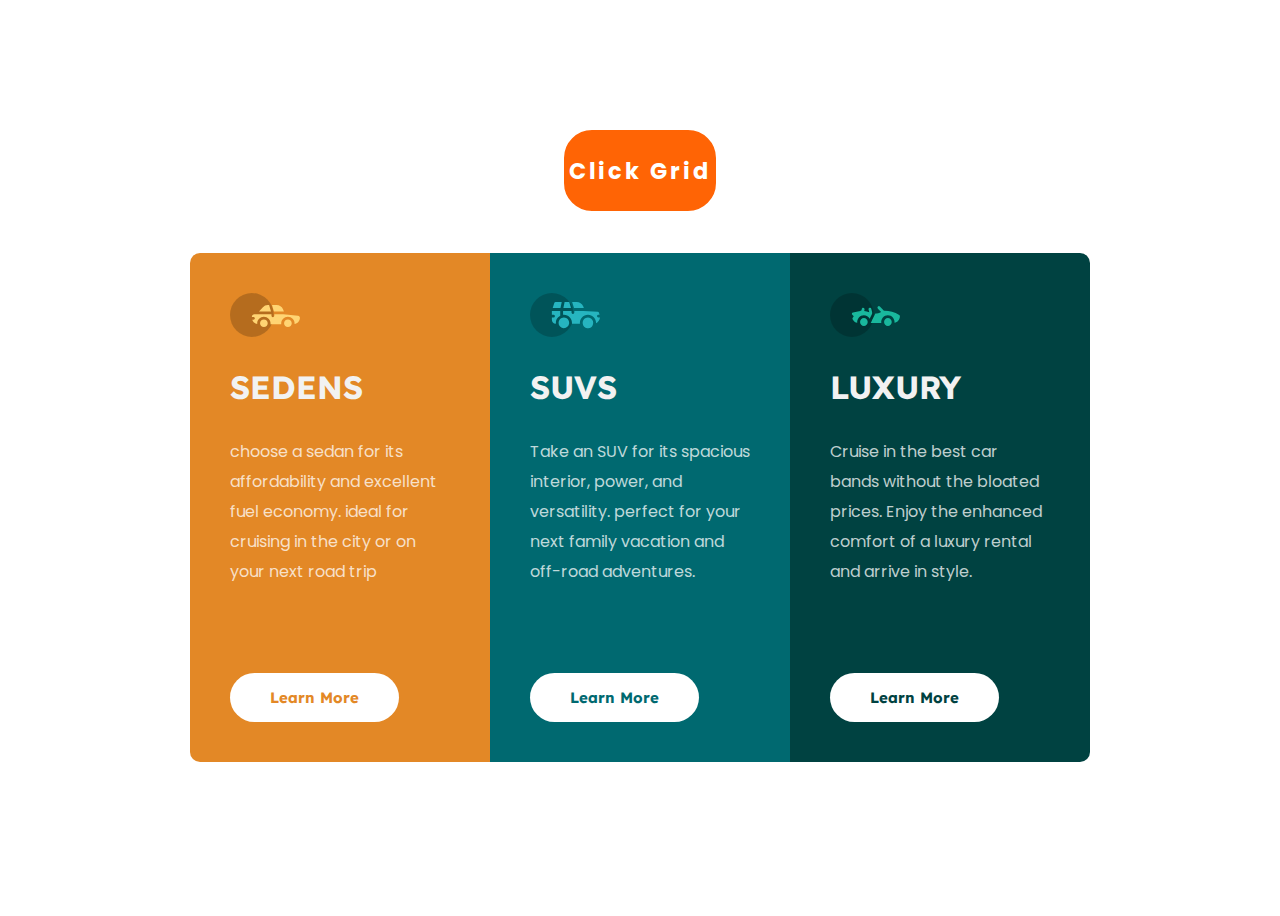
<file: design/index.html>
<html lang="en">
  <head>
    <meta charset="UTF-8" />
    <meta http-equiv="X-UA-Compatible" content="IE=edge" />
    <meta name="viewport" content="width=device-width, initial-scale=1.0" />
    <link rel="stylesheet" href="style.css" />
    <title>Flexbox</title>
  </head>
  <body>
    <div class="main-container">
      <div class="header">
        <a href="gridd.html"><h2>Click Grid</h2></a>
      </div>
      <div class="box-container">
        <div class="box box1">
          <div class="content img">
            <img src="../images/icon-sedans.svg" alt="" width="70px" />
            <h1>Sedens</h1>
            <p>
              choose a sedan for its affordability and excellent fuel economy.
              ideal for cruising in the city or on your next road trip
            </p>
            <button class="btn btn1">Learn More</button>
          </div>
        </div>
        <div class="box box2">
          <div class="content img">
            <img src="../images/icon-suvs.svg" alt="" width="70px" />
            <h1>SUVs</h1>
            <p>
              Take an SUV for its spacious interior, power, and versatility.
              perfect for your next family vacation and off-road adventures.
            </p>
            <button class="btn btn2">Learn More</button>
          </div>
        </div>
        <div class="box box3">
          <div class="content img">
            <img src="../images/icon-luxury.svg" alt="" width="70px" />
            <h1>Luxury</h1>
            <p>
              Cruise in the best car bands without the bloated prices. Enjoy the
              enhanced comfort of a luxury rental and arrive in style.
            </p>
            <button class="btn btn3">Learn More</button>
          </div>
        </div>
      </div>
    </div>
  </body>
</html>
</file>
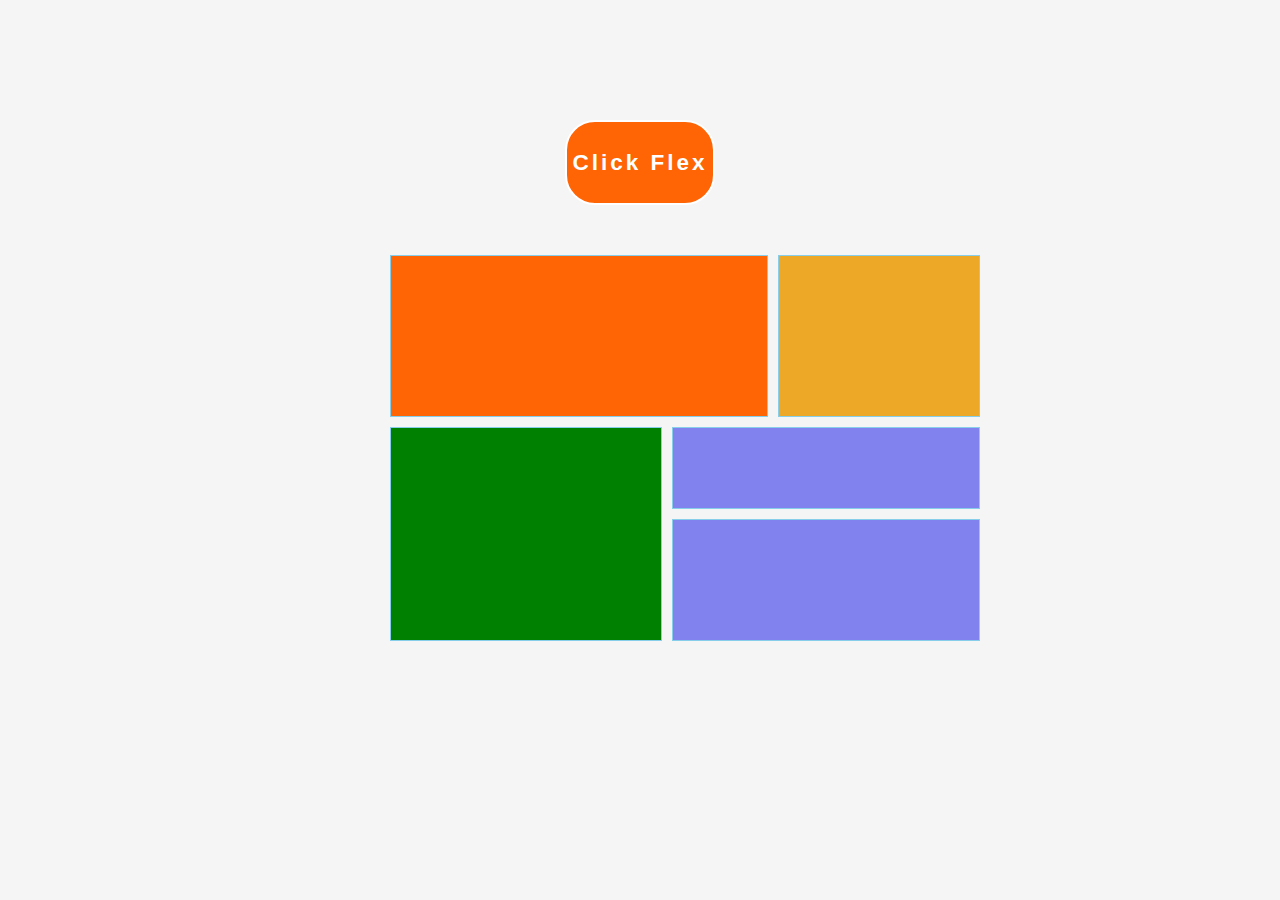
<file: design/gridd.html>
<html lang="en">
  <head>
    <meta charset="UTF-8" />
    <meta http-equiv="X-UA-Compatible" content="IE=edge" />
    <meta name="viewport" content="width=device-width, initial-scale=1.0" />
    <link rel="stylesheet" href="gridd.css" />
    <title>Grid Layout</title>
  </head>
  <body>
    <div class="header">
      <a href="index.html"> <h2 class="flex-1">Click Flex</h2></a>
    </div>
    <div class="container">
      <div class="item"></div>
      <div class="item"></div>
      <div class="item"></div>
      <div class="item"></div>
      <div class="item"></div>
    </div>
  </body>
</html>
</file>
<file: design/style.css>
@import url("https://fonts.googleapis.com/css2?family=Lexend+Deca:wght@100;300;500&family=Poppins:wght@400;500&display=swap");

* {
  box-sizing: border-box;
  font-family: "Lexend Deca", sans-serif;
  font-family: "Poppins", sans-serif;
}

body {
  min-height: 100vh;
  display: flex;
  justify-content: center;
  align-content: center;
}

.header {
  display: flex;
  justify-content: center;
  margin: 100px 0 40px 0;
}
a {
  text-decoration: none;
  letter-spacing: 3px;
  margin: 20px 0 0;
  padding: 5px;
  border: 2px solid ;
  border-radius: 30px;
  outline: none;
  background-color: rgb(280, 100, 5);
  font-size: 15px;
  cursor: pointer;
   color: #fff;
}

a:hover {
  background-color: transparent;
  border: 2px solid rgb(280, 100, 5);
  color: rgb(130, 130, 239);
  transition: 0.4s;
}

.box-container {
  width: 100%;
  max-width: 1550px;
  display: flex;
  justify-content: center;
  align-items: center;
  flex-flow: wrap;
}

.box {
  width: 300px;
  padding: 25px;
  min-height: 450px;
  box-sizing: border-box;
}

.box1 {
  background-color: hsl(31, 77%, 52%);
  border-top-left-radius: 10px;
  border-bottom-left-radius: 10px;
}
.box2 {
  background-color: hsl(184, 100%, 22%);
}
.box3 {
  background-color: hsl(179, 100%, 13%);
  border-top-right-radius: 10px;
  border-bottom-right-radius: 10px;
}

.content {
  padding: 15px;
}

h1 {
  color: hsl(0, 0%, 95%);
  text-transform: uppercase;
  font-family: "Lexend Deca", sans-serif;
  margin: 30px 0;
}

p {
  color: hsla(0, 0%, 100%, 0.75);
  font-family: "Poppins", sans-serif;
  line-height: 30px;
}

.btn {
  margin: 70px 0 0;
  padding: 15px 40px;
  border: 0;
  border-radius: 30px;
  outline: none;
  background-color: #fff;
  font-size: 15px;
  cursor: pointer;
  font-family: "Lexend Deca", sans-serif;
  font-weight: 700;
}

.btn1 {
  color: hsl(31, 77%, 52%);
}
.btn2 {
  color: hsl(184, 100%, 22%);
}
.btn3 {
  color: hsl(179, 100%, 13%);
}

.btn:hover {
  background-color: transparent;
  border: 2px solid #fff;
  color: #fff;
  transition: 0.4s;
}
</file>
<file: design/gridd.css>
body {
  font-family: "open sans", sans-serif;
  font-size: 16px;
  line-height: 1.5;
  color: #333;
  background: #f5f5f5;
  margin: 0;
}
.header {
  display: flex;
  justify-content: center;
  margin: 100px 0 40px 0;
}
a {
  text-decoration: none;
  letter-spacing: 3px;
  margin: 20px 0 0;
  padding: 5px;
  border: 2px solid ;
  border-radius: 30px;
  outline: none;
  background-color: rgb(280, 100, 5);
  font-size: 15px;
  cursor: pointer;
   color: #fff;
}
a:hover {
  background-color: transparent;
  border: 2px solid rgb(280, 100, 5);
  color: rgb(130, 130, 239);
  transition: 0.4s;
}

.container {
  max-width: 500px;
  margin: auto;
  padding: 10px;
  display: grid;
  grid-template-columns: repeat(4, 1fr);
  gap: 10px;
}

.item {
  color: #000;
  font-size: 20px;
  padding: 60px 100px;
  border: skyblue 1px solid;
}

.item:nth-of-type(1) {
  background-color: rgb(280, 100, 5);
  grid-column: 1/4;
  grid-row: 1/3;
  padding-bottom: 100px;
}
.item:nth-of-type(2) {
  background-color: rgb(237, 168, 40);
  grid-row: 1/3;
}
.item:nth-of-type(3) {
  background-color: green;
  grid-row: 3/5;
  grid-column: 1/3;
  padding-left: 170px;
}
.item:nth-of-type(4) {
  background-color: rgb(130, 130, 239);
  grid-row: /;
  grid-column: 3/5;
  padding: 40px;
}
.item:nth-of-type(5) {
  background-color: rgb(130, 130, 239);
  grid-row: /;
  grid-column: 3/5;
}
</file>
